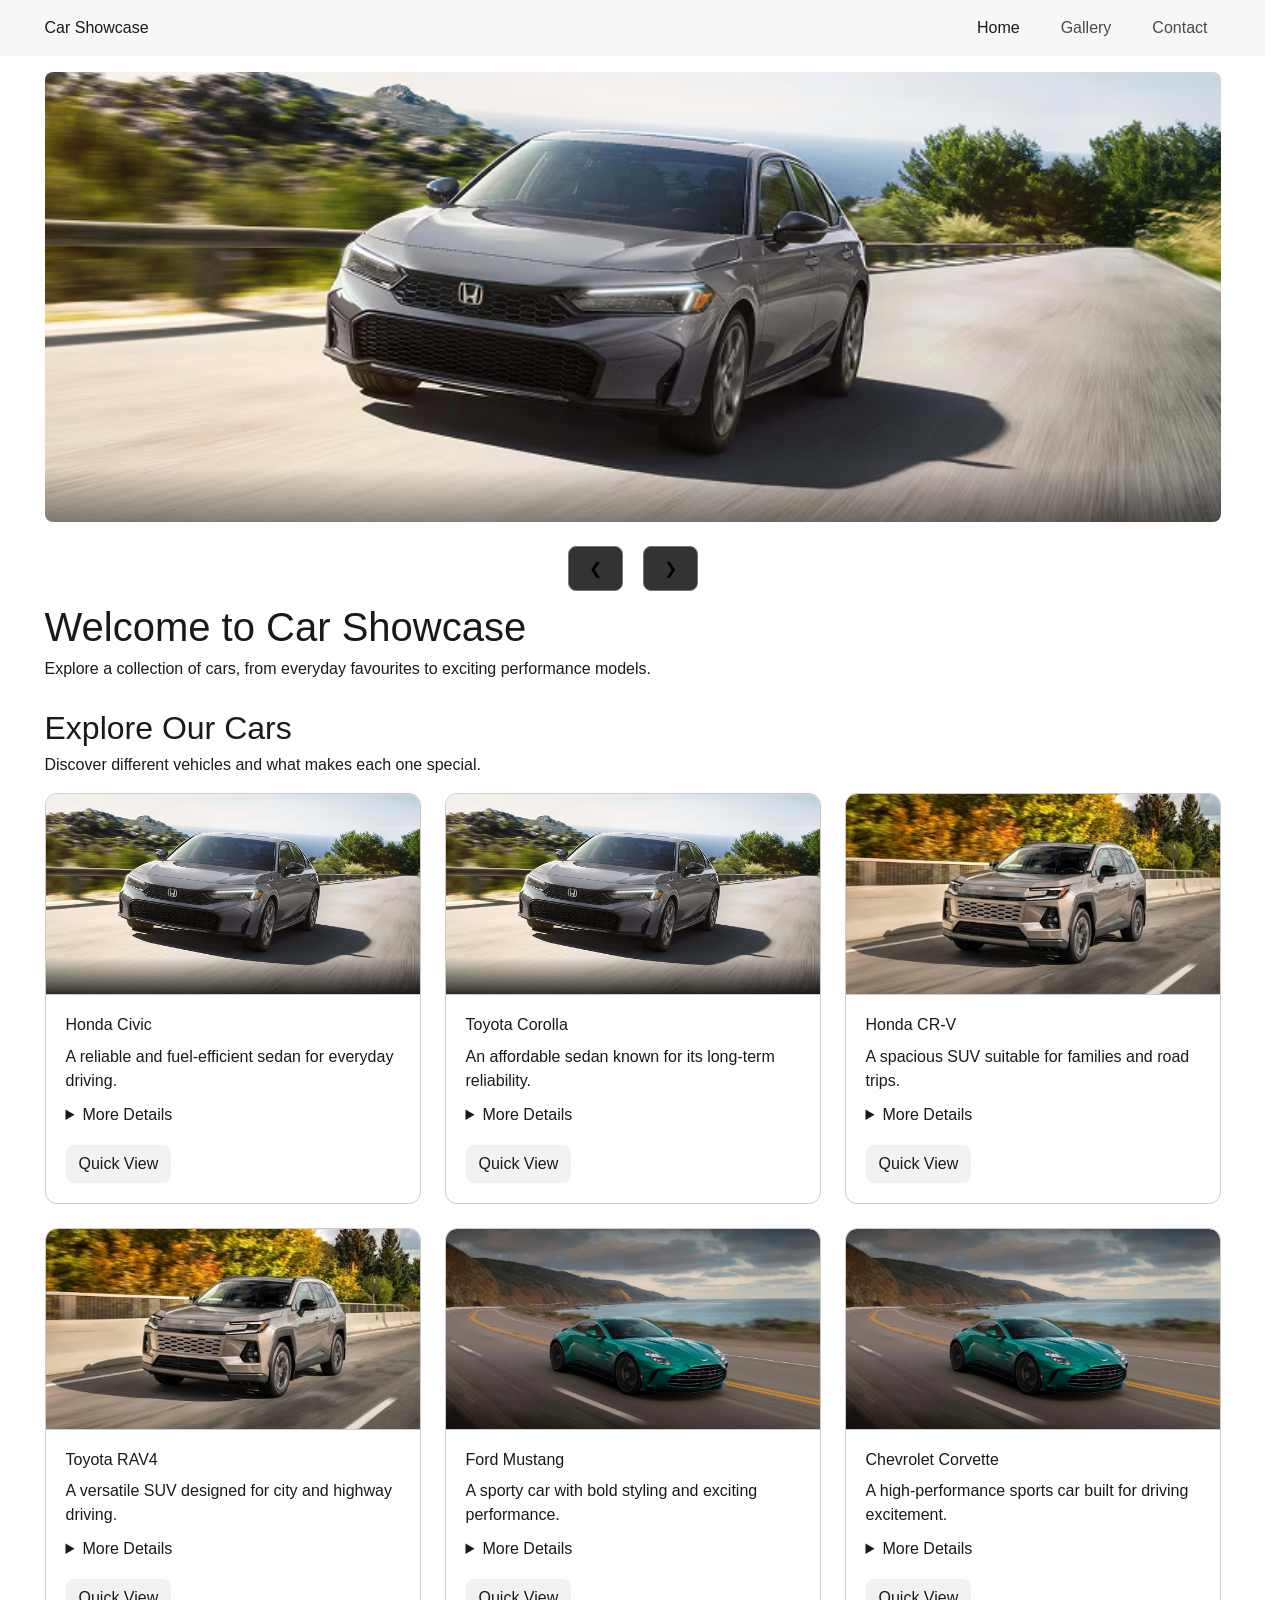
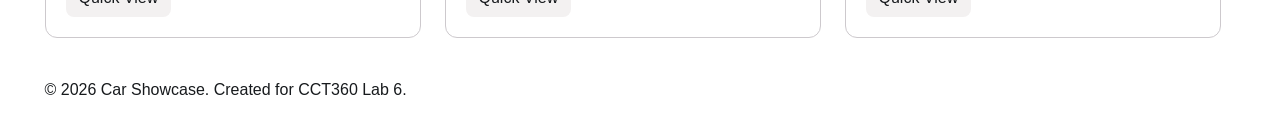
<file: index.html>
<!DOCTYPE html>
<html lang="en">
<head>
  <meta charset="UTF-8">
  <meta name="viewport" content="width=device-width, initial-scale=1.0">
  <title>Home | Car Showcase</title>

  <link rel="stylesheet" href="css/bootstrap.min.css">
  <link rel="stylesheet" href="css/style.css">

  <style>
    /* Mobile navigation */
    .navbar .container {
      display: flex;
      flex-wrap: wrap;
      align-items: center;
      justify-content: space-between;
    }

    .navbar-toggler {
      display: none;
    }

    .navbar-nav {
      display: flex;
      flex-direction: row;
      gap: 15px;
    }

    @media (max-width: 767px) {
      .navbar-toggler {
        display: block;
      }

      #mobileMenu {
        display: none;
        width: 100%;
        flex-basis: 100%;
      }

      #mobileMenu.show {
        display: block;
      }

      .navbar-nav {
        flex-direction: column;
        gap: 5px;
        padding: 12px 0;
      }
    }

    /* Gallery layout */
    .car-grid {
      display: grid;
      grid-template-columns: repeat(3, minmax(0, 1fr));
      gap: 24px;
    }

    @media (max-width: 991px) {
      .car-grid {
        grid-template-columns: repeat(2, minmax(0, 1fr));
      }
    }

    @media (max-width: 575px) {
      .car-grid {
        grid-template-columns: 1fr;
      }
    }

    .car-grid .card {
      min-width: 0;
      overflow: hidden;
    }

    .car-grid .card-img-top {
      width: 100%;
      height: 200px;
      object-fit: cover;
    }

    /* Quick View popup */
    .car-modal {
      display: none;
      position: fixed;
      inset: 0;
      z-index: 1055;
      overflow-y: auto;
      background: rgba(0, 0, 0, 0.75);
      padding: 20px;
    }

    .car-modal.show {
      display: flex;
      align-items: center;
      justify-content: center;
    }

    .car-modal .modal-dialog {
      width: 100%;
      max-width: 500px;
      margin: auto;
    }

    .car-modal .modal-content {
      background: #20242b;
      color: white;
      border: 1px solid #555;
      border-radius: 12px;
    }

    .car-modal .modal-header,
    .car-modal .modal-footer {
      border-color: #555;
    }

    .car-modal .btn-close {
      filter: invert(1);
    }
  </style>
</head>

<body>

  <header>
    <nav class="navbar md:navbar-expand bg-1">
      <div class="container">
        <a class="navbar-brand" href="index.html">Car Showcase</a>

        <button class="navbar-toggler" type="button"
          id="menuButton"
          aria-controls="mobileMenu"
          aria-expanded="false"
          aria-label="Open navigation menu">
          <span class="navbar-toggler-icon"></span>
        </button>

        <div id="mobileMenu">
          <div class="navbar-nav">
            <a class="nav-link active" aria-current="page" href="index.html">Home</a>
            <a class="nav-link" href="#gallery">Gallery</a>
            <a class="nav-link" href="contact.html">Contact</a>
          </div>
        </div>
      </div>
    </nav>
  </header>

  <main class="container py-5">

    <!-- ORIGINAL CAROUSEL -->
    <section aria-label="Featured cars" class="mb-4">
      <div id="featuredCars" class="carousel slide">

        <div class="carousel-inner rounded-5">
          <div class="carousel-item active">
            <img src="images/sedan.jpg" class="d-block w-100"
              alt="Honda Civic sedan driving on a road">
          </div>

          <div class="carousel-item">
            <img src="images/suv.jpg" class="d-block w-100"
              alt="SUV driving on a road">
          </div>

          <div class="carousel-item">
            <img src="images/sportcar.jpg" class="d-block w-100"
              alt="Sports car exterior">
          </div>
        </div>

        <div class="carousel-controls">
          <button class="carousel-control-prev" type="button"
            data-bs-target="#featuredCars"
            data-bs-slide="prev"
            aria-label="Previous slide">
            <span aria-hidden="true">❮</span>
          </button>

          <button class="carousel-control-next" type="button"
            data-bs-target="#featuredCars"
            data-bs-slide="next"
            aria-label="Next slide">
            <span aria-hidden="true">❯</span>
          </button>
        </div>

      </div>
    </section>

    <h1>Welcome to Car Showcase</h1>
    <p>Explore a collection of cars, from everyday favourites to exciting performance models.</p>

    <!-- CAR GALLERY -->
    <section id="gallery" class="py-4">
      <h2>Explore Our Cars</h2>
      <p>Discover different vehicles and what makes each one special.</p>

      <div class="car-grid mt-4">

        <!-- Car 1 -->
        <div class="card h-100">
          <img src="images/sedan.jpg" class="card-img-top" alt="Honda Civic">
          <div class="card-body">
            <h3 class="card-title h5">Honda Civic</h3>
            <p class="card-text">A reliable and fuel-efficient sedan for everyday driving.</p>
            <details>
              <summary>More Details</summary>
              <p>Comfortable interior, excellent fuel economy, and practical design.</p>
            </details>
            <button class="btn btn-primary mt-3" type="button"
              onclick="openCarModal('carModal-civic')">
              Quick View
            </button>
          </div>
        </div>

        <!-- Car 2 -->
        <div class="card h-100">
          <img src="images/sedan.jpg" class="card-img-top" alt="Toyota Corolla">
          <div class="card-body">
            <h3 class="card-title h5">Toyota Corolla</h3>
            <p class="card-text">An affordable sedan known for its long-term reliability.</p>
            <details>
              <summary>More Details</summary>
              <p>Low maintenance costs, comfortable seating, and easy handling.</p>
            </details>
            <button class="btn btn-primary mt-3" type="button"
              onclick="openCarModal('carModal-corolla')">
              Quick View
            </button>
          </div>
        </div>

        <!-- Car 3 -->
        <div class="card h-100">
          <img src="images/suv.jpg" class="card-img-top" alt="Honda CR-V">
          <div class="card-body">
            <h3 class="card-title h5">Honda CR-V</h3>
            <p class="card-text">A spacious SUV suitable for families and road trips.</p>
            <details>
              <summary>More Details</summary>
              <p>Flexible cargo space, comfortable seats, and a smooth ride.</p>
            </details>
            <button class="btn btn-primary mt-3" type="button"
              onclick="openCarModal('carModal-crv')">
              Quick View
            </button>
          </div>
        </div>

        <!-- Car 4 -->
        <div class="card h-100">
          <img src="images/suv.jpg" class="card-img-top" alt="Toyota RAV4">
          <div class="card-body">
            <h3 class="card-title h5">Toyota RAV4</h3>
            <p class="card-text">A versatile SUV designed for city and highway driving.</p>
            <details>
              <summary>More Details</summary>
              <p>Practical storage, good visibility, and everyday convenience.</p>
            </details>
            <button class="btn btn-primary mt-3" type="button"
              onclick="openCarModal('carModal-rav4')">
              Quick View
            </button>
          </div>
        </div>

        <!-- Car 5 -->
        <div class="card h-100">
          <img src="images/sportcar.jpg" class="card-img-top" alt="Ford Mustang">
          <div class="card-body">
            <h3 class="card-title h5">Ford Mustang</h3>
            <p class="card-text">A sporty car with bold styling and exciting performance.</p>
            <details>
              <summary>More Details</summary>
              <p>Powerful acceleration, sporty handling, and iconic design.</p>
            </details>
            <button class="btn btn-primary mt-3" type="button"
              onclick="openCarModal('carModal-mustang')">
              Quick View
            </button>
          </div>
        </div>

        <!-- Car 6 -->
        <div class="card h-100">
          <img src="images/sportcar.jpg" class="card-img-top" alt="Chevrolet Corvette">
          <div class="card-body">
            <h3 class="card-title h5">Chevrolet Corvette</h3>
            <p class="card-text">A high-performance sports car built for driving excitement.</p>
            <details>
              <summary>More Details</summary>
              <p>Aerodynamic styling, responsive handling, and impressive performance.</p>
            </details>
            <button class="btn btn-primary mt-3" type="button"
              onclick="openCarModal('carModal-corvette')">
              Quick View
            </button>
          </div>
        </div>

      </div>
    </section>

    <!-- SIX UNIQUE QUICK VIEW DIALOGS -->
    <div id="carModal-civic" class="car-modal" role="dialog"
      aria-modal="true" aria-labelledby="carModalTitle-civic" aria-hidden="true" tabindex="-1">
      <div class="modal-dialog">
        <div class="modal-content">
          <div class="modal-header">
            <h2 class="modal-title fs-5" id="carModalTitle-civic">Honda Civic</h2>
            <button type="button" class="btn-close" onclick="closeCarModal()" aria-label="Close"></button>
          </div>
          <div class="modal-body">A practical sedan with great fuel economy.</div>
          <div class="modal-footer">
            <button type="button" class="btn btn-secondary" onclick="closeCarModal()">Close</button>
          </div>
        </div>
      </div>
    </div>

    <div id="carModal-corolla" class="car-modal" role="dialog"
      aria-modal="true" aria-labelledby="carModalTitle-corolla" aria-hidden="true" tabindex="-1">
      <div class="modal-dialog">
        <div class="modal-content">
          <div class="modal-header">
            <h2 class="modal-title fs-5" id="carModalTitle-corolla">Toyota Corolla</h2>
            <button type="button" class="btn-close" onclick="closeCarModal()" aria-label="Close"></button>
          </div>
          <div class="modal-body">A dependable sedan designed for daily commuting.</div>
          <div class="modal-footer">
            <button type="button" class="btn btn-secondary" onclick="closeCarModal()">Close</button>
          </div>
        </div>
      </div>
    </div>

    <div id="carModal-crv" class="car-modal" role="dialog"
      aria-modal="true" aria-labelledby="carModalTitle-crv" aria-hidden="true" tabindex="-1">
      <div class="modal-dialog">
        <div class="modal-content">
          <div class="modal-header">
            <h2 class="modal-title fs-5" id="carModalTitle-crv">Honda CR-V</h2>
            <button type="button" class="btn-close" onclick="closeCarModal()" aria-label="Close"></button>
          </div>
          <div class="modal-body">A versatile SUV with plenty of passenger and cargo space.</div>
          <div class="modal-footer">
            <button type="button" class="btn btn-secondary" onclick="closeCarModal()">Close</button>
          </div>
        </div>
      </div>
    </div>

    <div id="carModal-rav4" class="car-modal" role="dialog"
      aria-modal="true" aria-labelledby="carModalTitle-rav4" aria-hidden="true" tabindex="-1">
      <div class="modal-dialog">
        <div class="modal-content">
          <div class="modal-header">
            <h2 class="modal-title fs-5" id="carModalTitle-rav4">Toyota RAV4</h2>
            <button type="button" class="btn-close" onclick="closeCarModal()" aria-label="Close"></button>
          </div>
          <div class="modal-body">A practical SUV for commuting and weekend adventures.</div>
          <div class="modal-footer">
            <button type="button" class="btn btn-secondary" onclick="closeCarModal()">Close</button>
          </div>
        </div>
      </div>
    </div>

    <div id="carModal-mustang" class="car-modal" role="dialog"
      aria-modal="true" aria-labelledby="carModalTitle-mustang" aria-hidden="true" tabindex="-1">
      <div class="modal-dialog">
        <div class="modal-content">
          <div class="modal-header">
            <h2 class="modal-title fs-5" id="carModalTitle-mustang">Ford Mustang</h2>
            <button type="button" class="btn-close" onclick="closeCarModal()" aria-label="Close"></button>
          </div>
          <div class="modal-body">A performance-focused sports car with iconic styling.</div>
          <div class="modal-footer">
            <button type="button" class="btn btn-secondary" onclick="closeCarModal()">Close</button>
          </div>
        </div>
      </div>
    </div>

    <div id="carModal-corvette" class="car-modal" role="dialog"
      aria-modal="true" aria-labelledby="carModalTitle-corvette" aria-hidden="true" tabindex="-1">
      <div class="modal-dialog">
        <div class="modal-content">
          <div class="modal-header">
            <h2 class="modal-title fs-5" id="carModalTitle-corvette">Chevrolet Corvette</h2>
            <button type="button" class="btn-close" onclick="closeCarModal()" aria-label="Close"></button>
          </div>
          <div class="modal-body">A high-performance sports car with a striking design.</div>
          <div class="modal-footer">
            <button type="button" class="btn btn-secondary" onclick="closeCarModal()">Close</button>
          </div>
        </div>
      </div>
    </div>

  </main>

  <footer class="container py-4">
    <p>&copy; 2026 Car Showcase. Created for CCT360 Lab 6.</p>
  </footer>

  <!-- BOOTSTRAP FOR ORIGINAL CAROUSEL -->
  <script src="js/bootstrap.bundle.min.js"></script>

  <script>
    // Mobile navigation
    const menuButton = document.getElementById("menuButton");
    const mobileMenu = document.getElementById("mobileMenu");

    menuButton.addEventListener("click", function() {
      const isOpen = mobileMenu.classList.toggle("show");
      menuButton.setAttribute("aria-expanded", String(isOpen));
    });

    // Six independent Quick View dialogs
    let activeCarModal = null;
    let previousFocus = null;

    function openCarModal(id) {
      const modal = document.getElementById(id);
      if (!modal) return;
      previousFocus = document.activeElement;
      activeCarModal = modal;
      modal.classList.add("show");
      modal.setAttribute("aria-hidden", "false");
      document.body.style.overflow = "hidden";
      modal.querySelector(".btn-close").focus();
    }

    function closeCarModal() {
      if (!activeCarModal) return;
      activeCarModal.classList.remove("show");
      activeCarModal.setAttribute("aria-hidden", "true");
      document.body.style.overflow = "";
      activeCarModal = null;
      if (previousFocus) previousFocus.focus();
    }

    document.querySelectorAll(".car-modal").forEach(function(modal) {
      modal.addEventListener("click", function(event) {
        if (event.target === modal) closeCarModal();
      });
    });

    document.addEventListener("keydown", function(event) {
      if (event.key === "Escape" && activeCarModal) closeCarModal();
      if (event.key === "Tab" && activeCarModal) {
        const buttons = Array.from(activeCarModal.querySelectorAll("button"));
        const first = buttons[0];
        const last = buttons[buttons.length - 1];
        if (event.shiftKey && document.activeElement === first) {
          event.preventDefault(); last.focus();
        } else if (!event.shiftKey && document.activeElement === last) {
          event.preventDefault(); first.focus();
        }
      }
    });

    // Fix carousel arrows without relying on Bootstrap
    const carouselSlides = document.querySelectorAll(
      "#featuredCars .carousel-item"
    );

    let currentSlide = Array.from(carouselSlides).findIndex(
      slide => slide.classList.contains("active")
    );

    if (currentSlide === -1) currentSlide = 0;

    function changeSlide(direction) {
      carouselSlides[currentSlide].classList.remove("active");

      currentSlide =
        (currentSlide + direction + carouselSlides.length)
        % carouselSlides.length;

      carouselSlides[currentSlide].classList.add("active");
    }

    document.querySelector(
      "#featuredCars .carousel-control-prev"
    ).addEventListener("click", function(event) {
      event.preventDefault();
      event.stopPropagation();
      changeSlide(-1);
    }, true);

    document.querySelector(
      "#featuredCars .carousel-control-next"
    ).addEventListener("click", function(event) {
      event.preventDefault();
      event.stopPropagation();
      changeSlide(1);
    }, true);

  </script>

</body>
</html>
</file>
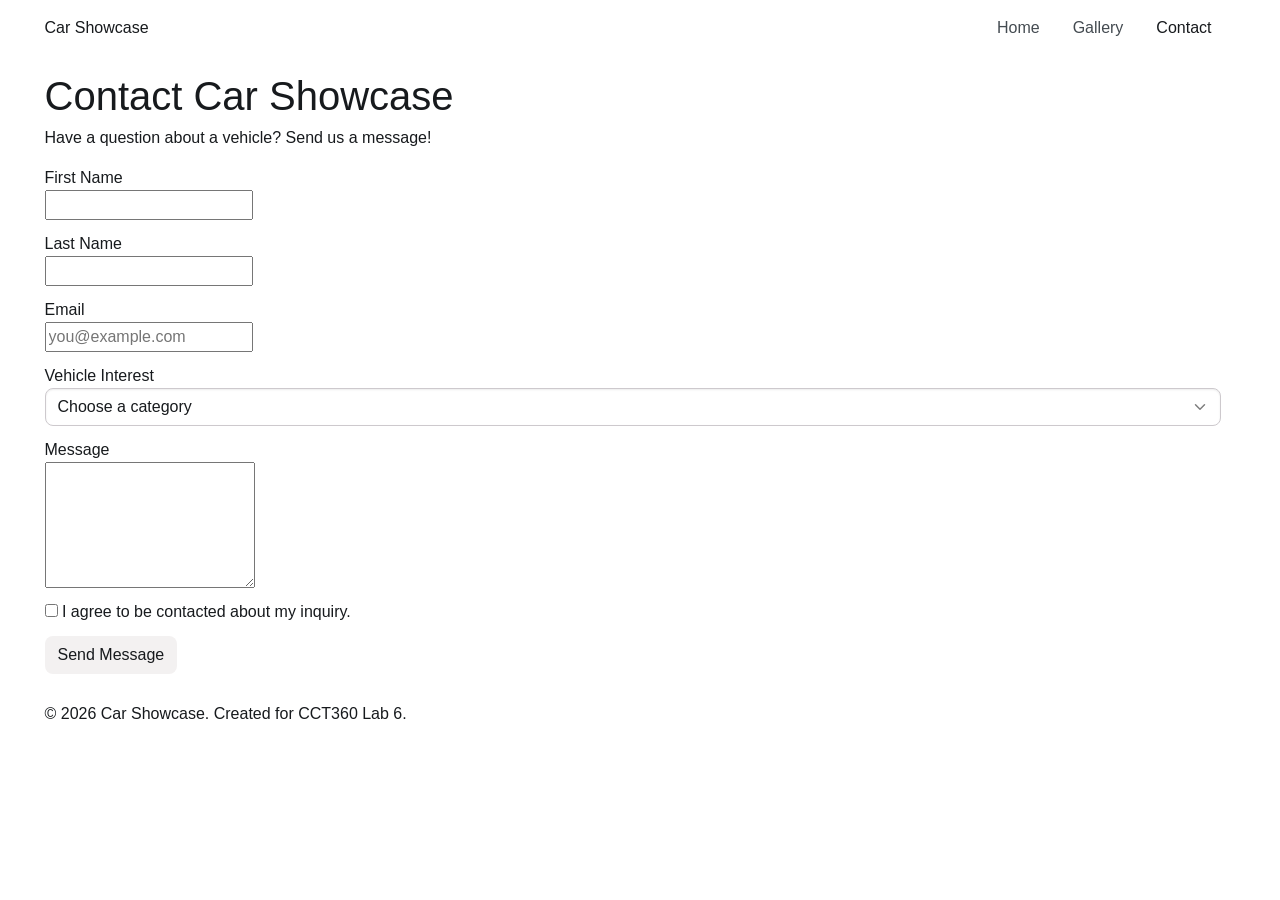
<file: contact.html>
<!DOCTYPE html>
<html lang="en">
<head>
  <meta charset="UTF-8">
  <meta name="viewport" content="width=device-width, initial-scale=1.0">
  <title>Contact | Car Showcase</title>

  <link rel="stylesheet" href="css/bootstrap.min.css">
  <link rel="stylesheet" href="css/style.css">

  <style>
    .navbar .container {
      display: flex;
      flex-wrap: wrap;
      align-items: center;
      justify-content: space-between;
    }

    .navbar-toggler {
      display: none;
    }

    .navbar-nav {
      display: flex;
      flex-direction: row;
      gap: 15px;
    }

    @media (max-width: 767px) {
      .navbar-toggler {
        display: block;
      }

      #mobileMenu {
        display: none;
        flex-basis: 100%;
        width: 100%;
      }

      #mobileMenu.show {
        display: block;
      }

      .navbar-nav {
        flex-direction: column;
        gap: 5px;
        padding: 12px 0;
      }
    }
  </style>
</head>

<body>

  <header>
    <nav class="navbar navbar-expand-md bg-body-tertiary">
      <div class="container">

        <a class="navbar-brand" href="index.html">
          Car Showcase
        </a>

        <button
          class="navbar-toggler"
          type="button"
          id="menuButton"
          aria-controls="mobileMenu"
          aria-expanded="false"
          aria-label="Toggle navigation">

          <span class="navbar-toggler-icon"></span>
        </button>

        <div id="mobileMenu">
          <div class="navbar-nav">

            <a class="nav-link" href="index.html">
              Home
            </a>

            <a class="nav-link" href="index.html#gallery">
              Gallery
            </a>

            <a class="nav-link active"
               aria-current="page"
               href="contact.html">
              Contact
            </a>

          </div>
        </div>

      </div>
    </nav>
  </header>

  <main class="container py-5">

    <h1>Contact Car Showcase</h1>

    <p>
      Have a question about a vehicle?
      Send us a message!
    </p>

    <form id="contactForm">

      <div class="row g-4">

        <div class="col-12 col-md-6">
          <label for="firstName">First Name</label>
          <input
            class="form-field"
            type="text"
            id="firstName"
            required>
        </div>

        <div class="col-12 col-md-6">
          <label for="lastName">Last Name</label>
          <input
            class="form-field"
            type="text"
            id="lastName"
            required>
        </div>

        <div class="col-12 col-md-6">
          <label for="email">Email</label>
          <input
            class="form-field"
            type="email"
            id="email"
            placeholder="you@example.com"
            required>
        </div>

        <div class="col-12 col-md-6">
          <label for="interest">Vehicle Interest</label>

          <select
            class="form-control"
            id="interest"
            required>

            <option value="">
              Choose a category
            </option>

            <option value="sedan">Sedans</option>
            <option value="suv">SUVs</option>
            <option value="sports">Sports Cars</option>

          </select>
        </div>

        <div class="col-12">
          <label for="message">Message</label>

          <textarea
            class="form-field"
            id="message"
            rows="5"
            required></textarea>
        </div>

        <div class="col-12">
          <label for="consent">
            <input
              type="checkbox"
              id="consent"
              required>
            I agree to be contacted about my inquiry.
          </label>
        </div>

        <div class="col-12">
          <button
            class="btn btn-primary"
            type="submit">
            Send Message
          </button>
        </div>

      </div>

    </form>

  </main>

  <footer class="container py-4">
    <p>
      &copy; 2026 Car Showcase.
      Created for CCT360 Lab 6.
    </p>
  </footer>

  <script>
    // Mobile hamburger menu
    const menuButton = document.getElementById("menuButton");
    const mobileMenu = document.getElementById("mobileMenu");

    menuButton.addEventListener("click", function () {
      const isOpen = mobileMenu.classList.toggle("show");

      menuButton.setAttribute(
        "aria-expanded",
        String(isOpen)
      );
    });

    // Contact form validation and confirmation
    const contactForm = document.getElementById("contactForm");

    contactForm.addEventListener("submit", function (event) {
      event.preventDefault();

      alert("Message submitted successfully!");

      contactForm.reset();
    });
  </script>

</body>
</html>
</file>
<file: css/style.css>
.carousel-controls {
  display: flex;
  justify-content: center;
  gap: 20px;
  margin-top: 15px;
}

.carousel-controls button {
  position: static;
  width: 55px;
  height: 45px;
  background-color: #333;
  border: 1px solid #777;
  border-radius: 8px;
  opacity: 1;
}

.carousel-control-prev-icon,
.carousel-control-next-icon {
  width: 25px;
  height: 25px;
}

#featuredCars .carousel-item img {
  width: 100%;
  height: 450px !important;
  object-fit: cover;
}

#featuredCars .carousel-inner {
  height: 450px !important;
}

#featuredCars .carousel-controls {
  margin-top: 12px;
}

/* Independent carousel slide visibility */
#featuredCars .carousel-inner .carousel-item {
  display: none !important;
  transform: none !important;
  transition: none !important;
}

#featuredCars .carousel-inner .carousel-item.active {
  display: block !important;
}
</file>
